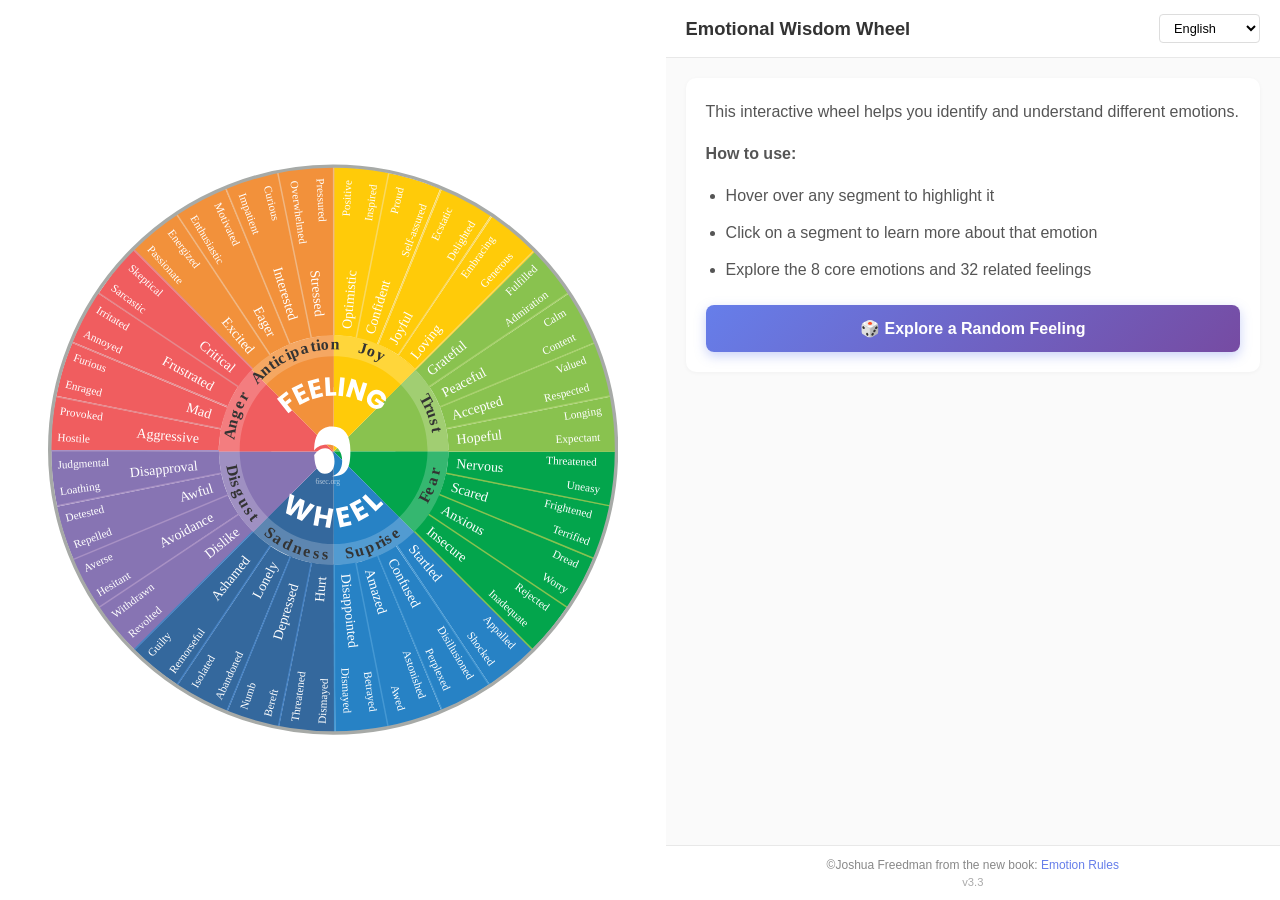
<file: index.html>
<!DOCTYPE html>
<html lang="en">
<head>
    <meta charset="UTF-8">
    <meta name="viewport" content="width=device-width, initial-scale=1.0">
    <title>Emotional Wisdom Wheel</title>
    <link rel="stylesheet" href="styles.css">
</head>
<body>
    <div class="container">
        <div class="wheel-section">
            <div id="svg-wrapper">
                <!-- SVG loaded dynamically via JavaScript -->
            </div>
            <!-- Selection marker shows which segment is selected -->
            <div class="selection-marker" id="selectionMarker"></div>
            <!-- Cursor glow effect -->
            <div class="cursor-glow" id="cursorGlow"></div>
        </div>

        <div class="info-section">
            <div class="panel-header">
                <h1 id="page-title">Emotional Wisdom Wheel</h1>
                <select id="language-selector" class="language-selector">
                    <option value="en">English</option>
                    <option value="es">Español</option>
                    <option value="it">Italiano</option>
                    <option value="ja">日本語</option>
                    <option value="zh">简体中文</option>
                    <option value="ko">한국어</option>
                    <option value="vi">Tiếng Việt</option>
                </select>
            </div>

            <!-- Emotion Header - Colored Box (hidden until selection) -->
            <div class="emotion-header" id="emotionHeader" style="display: none;">
                <div class="emotion-category" id="emotionCategory"></div>
                <div class="emotion-title-row">
                    <span class="emotion-name" id="emotionName"></span>
                    <span class="main-emoji" id="mainEmoji"></span>
                </div>
            </div>

            <!-- Toolbar (hidden until selection) -->
            <div class="toolbar" id="toolbar" style="display: none;">
                <button class="toolbar-btn active" data-tab="essentials">
                    <span class="icon">🧮</span> Essentials
                </button>
                <button class="toolbar-btn" data-tab="algebra">
                    <span class="icon">🧭</span> Algebra
                </button>
                <button class="toolbar-btn" data-tab="wisdom">
                    <span class="icon">💡</span> Wisdom
                </button>
                <button class="toolbar-btn" data-tab="examples">
                    <span class="icon">📖</span> Examples
                </button>
                <button class="toolbar-btn" data-tab="emojis">
                    <span class="icon">🤨</span> Emojis
                </button>
            </div>

            <div class="content-area" id="content-area">
                <!-- Welcome message (shown by default) -->
                <div id="welcome-message" class="welcome-message">
                    <p>This interactive wheel helps you identify and understand different emotions.</p>
                    <p><strong>How to use:</strong></p>
                    <ul>
                        <li>Hover over any segment to highlight it</li>
                        <li>Click on a segment to learn more about that emotion</li>
                        <li>Explore the 8 core emotions and 32 related feelings</li>
                    </ul>
                    <button class="random-feeling-btn" id="randomFeelingBtn">
                        🎲 Explore a Random Feeling
                    </button>
                </div>

                <!-- Essentials Tab (Default) -->
                <div id="tab-essentials" class="tab-content">
                    <div class="section-block definition-block">
                        <div class="section-label">Definition</div>
                        <p class="section-text" id="definitionText"></p>
                    </div>
                    <div class="section-block purpose-block">
                        <div class="section-label">Adaptive Purpose</div>
                        <p class="section-text" id="purposeText"></p>
                    </div>
                    <!-- About/Book promo card -->
                    <div class="about-card" id="aboutCard">
                        <button class="about-close-btn" id="aboutCloseBtn" title="Close">×</button>
                        <div class="about-title">About</div>
                        <p>Emotions can be confusing, but they have their own logic... they follow "rules." That's what you'll get from book <a href="https://www.6seconds.org/emotionrules" target="_blank"><em>Emotion Rules, The Science and Practice of Emotional Wisdom.</em></a></p>
                        <p>This Emotional Wisdom Wheel is based on the concepts in the book, and Six Seconds' methodology for helping people grow and practice emotional intelligence.</p>
                    </div>
                    <button class="about-reopen-btn" id="aboutReopenBtn" title="Show About">ℹ️ About</button>
                </div>

                <!-- Algebra Tab -->
                <div id="tab-algebra" class="tab-content">
                    <div class="section-block">
                        <div class="section-label">Emotional Algebra</div>
                        <div class="algebra-note" id="algebraText"></div>
                    </div>
                    <div class="section-block">
                        <div class="section-label">Related Feelings</div>
                        <div class="related-feelings-list" id="relatedFeelingsList"></div>
                    </div>
                    <div class="section-block">
                        <div class="section-label">Explore Related Feelings</div>
                        <div class="explore-grid" id="exploreGrid"></div>
                        <div class="opposite-card" id="oppositeCard"></div>
                    </div>
                </div>

                <!-- Wisdom Tab -->
                <div id="tab-wisdom" class="tab-content">
                    <div class="section-block">
                        <div class="section-label">Guiding Question</div>
                        <div class="wisdom-question" id="wisdomQuestion"></div>
                    </div>
                    <div class="section-block">
                        <div class="section-label">Overload Risk</div>
                        <div class="wisdom-risk" id="wisdomRisk"></div>
                    </div>
                    <div class="section-block">
                        <div class="section-label">Balance Tip</div>
                        <div class="wisdom-tip" id="wisdomTip"></div>
                    </div>
                </div>

                <!-- Examples Tab -->
                <div id="tab-examples" class="tab-content">
                    <div id="quotesContainer"></div>
                    <div class="story-card" id="storyCard">
                        <div class="story-label">Real-Life Example</div>
                        <p id="storyText"></p>
                    </div>
                </div>

                <!-- Emojis Tab -->
                <div id="tab-emojis" class="tab-content">
                    <div class="emoji-grid-equal" id="emojiGrid"></div>
                </div>
            </div>

            <div class="panel-footer">
                <p class="copyright">©Joshua Freedman from the new book: <a href="https://emotionrules.com" target="_blank">Emotion Rules</a></p>
                <p class="version">v3.3</p>
            </div>
        </div>
    </div>

    <!-- Toast notification -->
    <div class="toast" id="toast">Copied!</div>

    <script src="script.js"></script>
</body>
</html>
</file>
<file: styles.css>
* {
    margin: 0;
    padding: 0;
    box-sizing: border-box;
}

body {
    font-family: 'Segoe UI', Tahoma, Geneva, Verdana, sans-serif;
    background: #f5f6f8;
    min-height: 100vh;
}

.container {
    display: flex;
    height: 100vh;
}

/* ===== LEFT SIDE - WHEEL ===== */
.wheel-section {
    flex: 0 0 52%;
    display: flex;
    align-items: center;
    justify-content: center;
    padding: 16px;
    background: white;
    position: relative;
}

#svg-wrapper {
    width: 92%;
    height: 92%;
    display: flex;
    align-items: center;
    justify-content: center;
}

#svg-wrapper svg {
    width: 100%;
    height: 100%;
    max-width: 100%;
    max-height: 100%;
    display: block;
}

/* Make text non-clickable but allow clicks on backgrounds */
#svg-wrapper text {
    pointer-events: none;
}

#svg-wrapper g[id*="-background"] {
    pointer-events: auto;
    cursor: pointer;
}

/* Cursor glow effect on wheel */
.cursor-glow {
    position: fixed;
    width: 50px;
    height: 50px;
    background: radial-gradient(circle, rgba(255,255,255,0.7) 0%, transparent 70%);
    border-radius: 50%;
    pointer-events: none;
    transform: translate(-50%, -50%);
    z-index: 50;
    opacity: 0;
    transition: opacity 0.15s;
}

/* Selection marker on wheel */
.selection-marker {
    position: absolute;
    width: 18px;
    height: 18px;
    background: white;
    border: 3px solid #333;
    border-radius: 50%;
    box-shadow: 0 0 0 3px rgba(255,255,255,0.8), 0 2px 8px rgba(0,0,0,0.3);
    pointer-events: none;
    z-index: 60;
    transition: all 0.3s ease;
    display: none;
}

.selection-marker.visible {
    display: block;
}

.selection-marker::after {
    content: '';
    position: absolute;
    top: 50%;
    left: 50%;
    transform: translate(-50%, -50%);
    width: 6px;
    height: 6px;
    background: #333;
    border-radius: 50%;
}

/* SVG Interaction Styles - Subtle hover */
#svg-wrapper g[id*="-1-"],
#svg-wrapper g[id*="-2-"],
#svg-wrapper g[id*="-3-"],
#svg-wrapper g[id*="-4-"] {
    cursor: pointer;
    transition: filter 0.15s ease, opacity 0.15s ease;
}

/* Hover effect - subtle brightness */
#svg-wrapper g[id*="-1-"]:hover,
#svg-wrapper g[id*="-2-"]:hover,
#svg-wrapper g[id*="-3-"]:hover,
#svg-wrapper g[id*="-4-"]:hover,
#svg-wrapper g[id*="-background"]:hover {
    filter: brightness(1.08);
}

/* Active/Selected state */
#svg-wrapper g.active {
    filter: brightness(1.1) drop-shadow(0 0 6px rgba(0, 0, 0, 0.2));
}

/* ===== RIGHT SIDE - INFO PANEL ===== */
.info-section {
    flex: 0 0 48%;
    background: #fafafa;
    display: flex;
    flex-direction: column;
    overflow: hidden;
}

/* Panel header */
.panel-header {
    padding: 14px 20px;
    background: white;
    border-bottom: 1px solid #e8e8e8;
    display: flex;
    justify-content: space-between;
    align-items: center;
}

.panel-header h1 {
    font-size: 1.15rem;
    color: #333;
    font-weight: 600;
}

.language-selector {
    padding: 5px 10px;
    border: 1px solid #ddd;
    border-radius: 4px;
    font-size: 0.8rem;
    background: white;
    cursor: pointer;
}

/* ===== EMOTION HEADER - COLORED BOX ===== */
.emotion-header {
    margin: 16px;
    padding: 18px 20px;
    border-radius: 12px;
    color: white;
    animation: fadeIn 0.3s ease;
}

/* Category-specific header colors */
.emotion-header.joy {
    background: linear-gradient(135deg, #ffcb09 0%, #f5bc00 100%);
    box-shadow: 0 4px 12px rgba(255, 203, 9, 0.35);
}
.emotion-header.trust {
    background: linear-gradient(135deg, #89c24f 0%, #7ab343 100%);
    box-shadow: 0 4px 12px rgba(137, 194, 79, 0.35);
}
.emotion-header.fear {
    background: linear-gradient(135deg, #03a54c 0%, #029a45 100%);
    box-shadow: 0 4px 12px rgba(3, 165, 76, 0.35);
}
.emotion-header.surprise {
    background: linear-gradient(135deg, #2782c5 0%, #2276b5 100%);
    box-shadow: 0 4px 12px rgba(39, 130, 197, 0.35);
}
.emotion-header.sadness {
    background: linear-gradient(135deg, #34689d 0%, #2d5a8a 100%);
    box-shadow: 0 4px 12px rgba(52, 104, 157, 0.35);
}
.emotion-header.disgust {
    background: linear-gradient(135deg, #8774b3 0%, #7a67a6 100%);
    box-shadow: 0 4px 12px rgba(135, 116, 179, 0.35);
}
.emotion-header.anger {
    background: linear-gradient(135deg, #f05d5f 0%, #e54d4f 100%);
    box-shadow: 0 4px 12px rgba(240, 93, 95, 0.35);
}
.emotion-header.anticipation {
    background: linear-gradient(135deg, #f2913b 0%, #e88530 100%);
    box-shadow: 0 4px 12px rgba(242, 145, 59, 0.35);
}

.emotion-category {
    font-size: 0.7rem;
    text-transform: uppercase;
    letter-spacing: 1.5px;
    opacity: 0.85;
    margin-bottom: 4px;
}

.emotion-title-row {
    display: flex;
    align-items: center;
    gap: 10px;
}

.emotion-name {
    font-size: 1.9rem;
    font-weight: 700;
}

.main-emoji {
    font-size: 1.8rem;
}

/* ===== TOOLBAR ===== */
.toolbar {
    display: flex;
    padding: 0 16px;
    background: white;
    border-bottom: 1px solid #e8e8e8;
}

.toolbar-btn {
    display: flex;
    align-items: center;
    gap: 6px;
    padding: 12px 14px;
    border: none;
    background: transparent;
    font-size: 0.82rem;
    font-weight: 500;
    color: #666;
    cursor: pointer;
    transition: all 0.2s;
    border-bottom: 2px solid transparent;
    margin-bottom: -1px;
}

.toolbar-btn:hover {
    color: #333;
    background: #f8f8f8;
}

.toolbar-btn.active {
    color: #03a54c;
    border-bottom-color: #03a54c;
    background: white;
}

.toolbar-btn .icon {
    font-size: 1rem;
}

/* ===== CONTENT AREA ===== */
.content-area {
    flex: 1;
    overflow-y: auto;
    padding: 20px;
}

.tab-content {
    display: none;
    animation: fadeIn 0.25s ease;
}

.tab-content.active {
    display: block;
}

@keyframes fadeIn {
    from { opacity: 0; transform: translateY(6px); }
    to { opacity: 1; transform: translateY(0); }
}

/* Welcome message */
.welcome-message {
    padding: 20px;
    background: white;
    border-radius: 10px;
    box-shadow: 0 1px 4px rgba(0,0,0,0.04);
}

.welcome-message p {
    color: #555;
    line-height: 1.7;
    margin-bottom: 15px;
}

.welcome-message ul {
    color: #555;
    margin-left: 20px;
    line-height: 1.8;
}

.welcome-message ul li {
    margin-bottom: 8px;
}

/* Random Feeling Button */
.random-feeling-btn {
    display: block;
    width: 100%;
    margin-top: 20px;
    padding: 14px 24px;
    background: linear-gradient(135deg, #667eea 0%, #764ba2 100%);
    color: white;
    border: none;
    border-radius: 8px;
    font-size: 1rem;
    font-weight: 600;
    cursor: pointer;
    transition: all 0.2s;
    box-shadow: 0 4px 12px rgba(102, 126, 234, 0.35);
}

.random-feeling-btn:hover {
    transform: translateY(-2px);
    box-shadow: 0 6px 16px rgba(102, 126, 234, 0.45);
}

.random-feeling-btn:active {
    transform: translateY(0);
}

/* ===== SECTION BLOCKS ===== */
.section-block {
    background: white;
    border-radius: 10px;
    padding: 16px 18px;
    margin-bottom: 12px;
    box-shadow: 0 1px 4px rgba(0,0,0,0.04);
}

.section-label {
    font-size: 0.7rem;
    font-weight: 600;
    text-transform: uppercase;
    letter-spacing: 0.5px;
    color: #888;
    margin-bottom: 8px;
}

.section-text {
    font-size: 0.92rem;
    line-height: 1.6;
    color: #444;
}

/* Essentials Tab */
.definition-block {
    border-left: 3px solid #03a54c;
    padding-left: 14px;
}

.purpose-block {
    background: linear-gradient(135deg, #f0fdf4 0%, #dcfce7 100%);
    border-left: 3px solid #16a34a;
}

.purpose-block .section-label {
    color: #16a34a;
}

/* About/Book promo card - styled like definition block */
.about-card {
    position: relative;
    background: white;
    border-radius: 10px;
    padding: 16px 18px;
    padding-right: 36px;
    margin-top: 12px;
    box-shadow: 0 1px 4px rgba(0,0,0,0.04);
    border-left: 3px solid #03a54c;
}

.about-card.hidden {
    display: none;
}

.about-title {
    font-size: 0.7rem;
    font-weight: 600;
    text-transform: uppercase;
    letter-spacing: 0.5px;
    color: #888;
    margin-bottom: 8px;
}

.about-card p {
    font-size: 0.92rem;
    line-height: 1.6;
    color: #444;
    margin: 0 0 10px 0;
}

.about-card p:last-of-type {
    margin-bottom: 0;
}

.about-card a {
    color: #03a54c;
    text-decoration: none;
    font-weight: 500;
}

.about-card a:hover {
    text-decoration: underline;
}

.about-close-btn {
    position: absolute;
    top: 8px;
    right: 8px;
    width: 24px;
    height: 24px;
    border: none;
    background: rgba(3, 165, 76, 0.1);
    border-radius: 50%;
    font-size: 1.1rem;
    color: #888;
    cursor: pointer;
    display: flex;
    align-items: center;
    justify-content: center;
    transition: all 0.2s;
    line-height: 1;
}

.about-close-btn:hover {
    background: rgba(3, 165, 76, 0.2);
    color: #333;
}

.about-reopen-btn {
    display: none;
    margin-top: 12px;
    padding: 8px 14px;
    background: #f0fdf4;
    border: 1px solid #86efac;
    border-radius: 20px;
    font-size: 0.8rem;
    color: #166534;
    cursor: pointer;
    transition: all 0.2s;
}

.about-reopen-btn.visible {
    display: inline-flex;
    align-items: center;
    gap: 4px;
}

.about-reopen-btn:hover {
    background: #dcfce7;
}

/* ===== ALGEBRA TAB ===== */
.algebra-note {
    padding: 14px;
    background: linear-gradient(135deg, #f0f4ff 0%, #e8f0ff 100%);
    border-radius: 8px;
    font-size: 0.88rem;
    line-height: 1.55;
    color: #444;
    border-left: 3px solid #667eea;
}

.algebra-note strong {
    color: #667eea;
}

.related-feelings-list {
    display: flex;
    flex-direction: column;
    gap: 8px;
}

.related-item {
    display: flex;
    align-items: center;
    gap: 12px;
    padding: 12px 14px;
    background: #f8f9fa;
    border-radius: 8px;
    transition: all 0.15s;
    cursor: pointer;
}

.related-item:hover {
    background: #e8f5e9;
    transform: translateX(4px);
}

.related-emojis {
    font-size: 1.15rem;
    min-width: 55px;
}

.related-name {
    flex: 1;
    font-weight: 500;
    color: #333;
    font-size: 0.9rem;
}

.copy-btn {
    padding: 5px 12px;
    background: #e8e8e8;
    border: none;
    border-radius: 5px;
    font-size: 0.72rem;
    cursor: pointer;
    transition: all 0.15s;
    color: #555;
}

.copy-btn:hover {
    background: #03a54c;
    color: white;
}

.explore-grid {
    display: flex;
    flex-wrap: wrap;
    gap: 8px;
}

.explore-card,
.explore-chip {
    display: flex;
    align-items: center;
    gap: 6px;
    padding: 8px 14px;
    background: #f0f0f0;
    border-radius: 20px;
    font-size: 0.82rem;
    cursor: pointer;
    transition: all 0.15s;
}

.explore-card:hover,
.explore-chip:hover {
    background: #667eea;
    color: white;
}

.explore-emoji,
.explore-chip .chip-emoji {
    font-size: 0.95rem;
}

.explore-name {
    font-weight: 500;
}

/* Feeling chips in Algebra tab */
.feeling-chip {
    display: inline-flex;
    align-items: center;
    gap: 6px;
    padding: 8px 14px;
    background: #f0f0f0;
    border-radius: 20px;
    font-size: 0.85rem;
    margin-right: 6px;
    margin-bottom: 6px;
}

/* Opposite card structure */
.opposite-label {
    font-size: 0.7rem;
    font-weight: 600;
    text-transform: uppercase;
    letter-spacing: 0.5px;
    color: #b91c1c;
    margin-bottom: 8px;
}

.opposite-content {
    display: flex;
    align-items: center;
    gap: 10px;
}

.opposite-name {
    font-weight: 600;
    color: #991b1b;
    font-size: 0.95rem;
}

/* No content message */
.no-content {
    color: #888;
    font-style: italic;
    padding: 20px;
    text-align: center;
}

.opposite-card {
    display: flex;
    align-items: center;
    gap: 14px;
    padding: 14px 16px;
    background: linear-gradient(135deg, #fef3f2 0%, #fee2e2 100%);
    border-radius: 10px;
    cursor: pointer;
    transition: all 0.2s;
    margin-top: 12px;
    border: 1px solid #fecaca;
}

.opposite-card:hover {
    transform: translateY(-2px);
    box-shadow: 0 4px 12px rgba(239, 68, 68, 0.15);
}

.opposite-emoji {
    font-size: 1.4rem;
}

.opposite-info .name {
    font-weight: 600;
    color: #991b1b;
    font-size: 0.95rem;
}

.opposite-info .category {
    font-size: 0.72rem;
    color: #b91c1c;
    opacity: 0.8;
}

/* ===== WISDOM TAB ===== */
.wisdom-question {
    padding: 16px;
    background: #f8f9ff;
    border-radius: 8px;
    font-style: italic;
    font-size: 1rem;
    line-height: 1.55;
    color: #333;
    border-left: 3px solid #667eea;
}

.wisdom-risk {
    padding: 14px;
    background: #fffbeb;
    border-radius: 8px;
    font-size: 0.88rem;
    line-height: 1.55;
    color: #92400e;
    border-left: 3px solid #f59e0b;
}

.wisdom-tip {
    padding: 14px;
    background: #f0fdf4;
    border-radius: 8px;
    font-size: 0.88rem;
    line-height: 1.55;
    color: #166534;
    border-left: 3px solid #22c55e;
}

/* ===== EXAMPLES TAB ===== */
.quote-card {
    padding: 14px 16px;
    background: white;
    border-radius: 8px;
    margin-bottom: 10px;
    border-left: 3px solid #667eea;
    box-shadow: 0 1px 3px rgba(0,0,0,0.04);
}

.quote-text {
    font-style: italic;
    font-size: 0.95rem;
    line-height: 1.5;
    color: #333;
}

.quote-attribution {
    font-size: 0.8rem;
    color: #666;
    margin-top: 6px;
}

.story-card {
    padding: 16px;
    background: linear-gradient(135deg, #fef3c7 0%, #fde68a 100%);
    border-radius: 10px;
    margin-top: 14px;
}

.story-card .story-label {
    font-size: 0.7rem;
    font-weight: 600;
    text-transform: uppercase;
    color: #92400e;
    margin-bottom: 8px;
}

.story-card p {
    font-size: 0.88rem;
    line-height: 1.6;
    color: #78350f;
}

/* ===== EMOJIS TAB ===== */
.emoji-grid-equal {
    display: grid;
    grid-template-columns: repeat(2, 1fr);
    gap: 12px;
}

.emoji-card,
.emoji-card-equal {
    background: white;
    border-radius: 12px;
    padding: 20px 16px;
    text-align: center;
    transition: all 0.15s;
    border: 2px solid #e8e8e8;
}

.emoji-card:hover,
.emoji-card-equal:hover {
    border-color: #03a54c;
    transform: translateY(-2px);
    box-shadow: 0 4px 12px rgba(0,0,0,0.08);
}

.emoji-display,
.emoji-card-equal .emojis {
    font-size: 2.2rem;
    margin-bottom: 8px;
}

.emoji-label,
.emoji-card-equal .name {
    font-size: 0.9rem;
    font-weight: 500;
    color: #333;
    margin-bottom: 10px;
}

.copy-emoji-btn,
.emoji-copy-btn {
    padding: 8px 16px;
    background: #03a54c;
    color: white;
    border: none;
    border-radius: 6px;
    font-size: 0.8rem;
    font-weight: 500;
    cursor: pointer;
    transition: all 0.2s;
}

.copy-emoji-btn:hover,
.emoji-copy-btn:hover {
    background: #028a3d;
    transform: translateY(-1px);
}

/* ===== FOOTER ===== */
.panel-footer {
    padding: 12px 20px;
    background: white;
    border-top: 1px solid #e8e8e8;
    text-align: center;
}

.panel-footer .copyright {
    font-size: 0.75rem;
    color: #888;
    margin-bottom: 4px;
}

.panel-footer .copyright a {
    color: #667eea;
    text-decoration: none;
}

.panel-footer .copyright a:hover {
    text-decoration: underline;
}

.panel-footer .version {
    font-size: 0.7rem;
    color: #aaa;
}

/* ===== TOAST NOTIFICATION ===== */
.toast {
    position: fixed;
    top: 20px;
    left: 50%;
    transform: translateX(-50%) translateY(-100px);
    background: #333;
    color: white;
    padding: 12px 24px;
    border-radius: 8px;
    font-size: 0.9rem;
    z-index: 1000;
    transition: transform 0.3s ease;
    box-shadow: 0 4px 12px rgba(0,0,0,0.2);
}

.toast.show,
.toast.visible {
    transform: translateX(-50%) translateY(0);
}

/* ===== IFRAME EMBED OPTIMIZATION ===== */
/* Detect if we're in an iframe and adjust layout */
@media (min-width: 1201px) {
    /* When in iframe, ensure wheel is properly centered and sized */
    .wheel-section {
        display: flex;
        align-items: center;
        justify-content: center;
    }

    #svg-wrapper {
        width: 90%;
        height: 90%;
        max-height: calc(100vh - 48px);
    }

    #svg-wrapper svg {
        width: 100%;
        height: 100%;
        object-fit: contain;
    }
}

/* ===== RESPONSIVE DESIGN ===== */
@media (max-width: 1200px) {
    .container {
        flex-direction: column;
        height: auto;
    }

    .wheel-section {
        flex: 0 0 auto;
        width: 100%;
        min-height: 60vh;
        padding: 20px;
    }

    .info-section {
        flex: 0 0 auto;
        width: 100%;
        min-height: 400px;
    }

    #svg-wrapper {
        width: 95%;
        height: auto;
    }

    #svg-wrapper svg {
        max-width: 90vw;
        max-height: 55vh;
    }
}

@media (max-width: 768px) {
    .panel-header h1 {
        font-size: 1rem;
    }

    .toolbar-btn {
        padding: 10px 8px;
        font-size: 0.75rem;
    }

    .toolbar-btn .icon {
        font-size: 0.9rem;
    }

    .emotion-name {
        font-size: 1.5rem;
    }

    .emoji-grid-equal {
        grid-template-columns: repeat(2, 1fr);
        gap: 8px;
    }

    .emoji-card-equal {
        padding: 14px 10px;
    }

    .emoji-card-equal .emojis {
        font-size: 1.8rem;
    }
}
</file>
